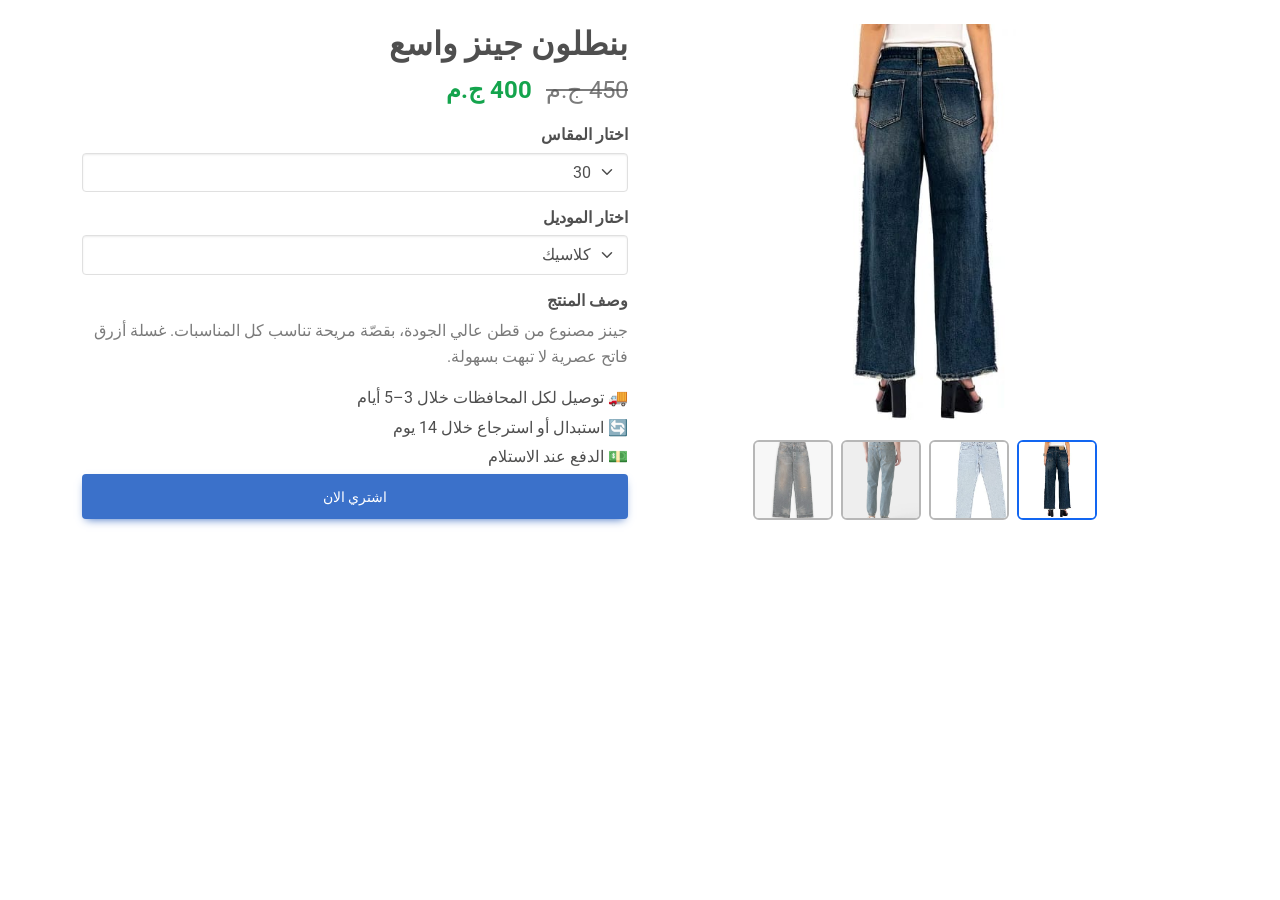
<file: ALTFYL.HTML>
<!DOCTYPE html>
<html lang="en">
  <head>
    <meta charset="UTF-8" />
    <meta name="viewport" content="width=device-width, initial-scale=1, shrink-to-fit=no" />
    <meta http-equiv="x-ua-compatible" content="ie=edge" />
    <title>التفاصيل</title>

    <link rel="stylesheet" href=".//css/style.css">
    <!-- MDB icon -->
    <link rel="icon" href="img/mdb-favicon.ico" type="image/x-icon" />
    <!-- Font Awesome -->
    <link
      rel="stylesheet"
      href="https://cdnjs.cloudflare.com/ajax/libs/font-awesome/6.0.0/css/all.min.css"
    />
    <!-- Google Fonts Roboto -->

    <link
      rel="stylesheet"
      href="https://fonts.googleapis.com/css2?family=Roboto:wght@300;400;500;700;900&display=swap"
    />
    <!-- MDB -->
    <link rel="stylesheet" href="css/mdb.min.css" />
  </head>
  <body>







 
<div class="container mt-4" dir="rtl">
  <div class="d-flex flex-column flex-md-row align-items-center gap-4">

    <!-- الصور -->
    <div class="w-100 text-center">
      <img id="mainImg" src="./img/جنز.jpeg" alt="بنطلون جينز" class="img-fluid rounded mb-3">

      <div class="d-flex justify-content-center gap-2">
        <img src="./img/جنز.jpeg"        class="thumb active" alt="صورة 1">
        <img src="./img/جنس%20(2).jpeg"  class="thumb" alt="صورة 2">
        <img src="./img/جنس.jpeg"        class="thumb" alt="صورة 3">
        <img src="/img/[جنس.jpeg" class="thumb" alt="صورة 4">
      </div>
    </div>










<div class="w-100 text-end">

  <!-- ⬇️ الاسم والسعر هنا -->
  <h2 class="fw-bold">بنطلون جينز واسع</h2>
  <div class="fs-4 mb-3">
    <span class="text-muted text-decoration-line-through ms-2">450 ج.م</span>
    <span class="fw-bold text-success">400 ج.م</span>
  </div>


    <!-- التفاصيل -->
    <div class="w-100 text-end">
      <h6 class="fw-bold">اختار المقاس</h6>
      <select class="form-select mb-3">
        <option>30</option><option>32</option><option>34</option>
        <option>36</option><option>38</option><option>40</option>
      </select>

      <h6 class="fw-bold">اختار الموديل</h6>
      <select class="form-select mb-3">
        <option>كلاسيك</option><option>سليم فيت</option>
        <option>ريلاكس</option><option>مقطّع</option>
      </select>

      <h6 class="fw-bold">وصف المنتج</h6>
      <p class="text-muted">جينز مصنوع من قطن عالي الجودة، بقصّة مريحة تناسب كل المناسبات. غسلة أزرق فاتح عصرية لا تبهت بسهولة.</p>

      <p class="mb-1">🚚 توصيل لكل المحافظات خلال 3–5 أيام</p>
      <p class="mb-1">🔄 استبدال أو استرجاع خلال 14 يوم</p>
      <p class="mb-1">💵 الدفع عند الاستلام</p>

      <a href="./form.html" class="btn btn-primary btn-lg mt - 3 w-100">اشتري الان</a>
    </div>

  </div>
</div>

<style>
  #mainImg {
    width: 100%;
    max-width: 400px;
    aspect-ratio: 1 / 1;
    object-fit: cover;
  }

  .thumb {
    width: 80px;
    aspect-ratio: 1 / 1;
    flex-shrink: 0;
    object-fit: cover;
    border-radius: 6px;
    border: 2px solid #999;
    cursor: pointer;
    opacity: 0.7;
  }
  .thumb.active,
  .thumb:hover {
    border-color: #1266f1;
    opacity: 1;
  }
</style>
<script>
  const mainImg = document.getElementById("mainImg");
  document.querySelectorAll(".thumb").forEach(t => {
    t.addEventListener("click", () => {
      mainImg.src = t.src;
      document.querySelectorAll(".thumb").forEach(x => x.classList.remove("active"));
      t.classList.add("active");
    });
  });
</script>


</body>
</html>



































































<!--- <!DOCTYPE html>
<html lang="en">
  <head>
    <meta charset="UTF-8" />
    <meta name="viewport" content="width=device-width, initial-scale=1, shrink-to-fit=no" />
    <meta http-equiv="x-ua-compatible" content="ie=edge" />
    <title>احدث انوع التشرتات</title>

    <link rel="stylesheet" href=".//css/style.css">
     MDB icon -->
    <!-- <link rel="icon" href="img/mdb-favicon.ico" type="image/x-icon" />
     Font Awesome -->
    <!-- <link
      rel="stylesheet"
      href="https://cdnjs.cloudflare.com/ajax/libs/font-awesome/6.0.0/css/all.min.css"
    /> -->
    <!-- Google Fonts Roboto -->

    <!-- <link
      rel="stylesheet"
      href="https://fonts.googleapis.com/css2?family=Roboto:wght@300;400;500;700;900&display=swap"
    /> -->
    <!-- MDB -->
    <!-- <link rel="stylesheet" href="css/mdb.min.css" />
  </head> 
  <body> 
 -->




  












   <!-- <div class="card d-flex flex-row "> 

    <div class="bg-image hover-overlay" style="width: 50%;">
        <img src="./img/جنس.jpg" class="img-fluid" style="height: 600px;" width="100%">
    </div>

    <div class="card-body" style="width: 50%;" >
        
          <h3 class="card-title">   بنطلون جنز ازرق فاتح </h3>
        <p class="card-text">متوفر منو اربعة انواع</p>
        <p> السعر300</p>
        <a href="./form.html" class="btn btn-primary">اشتري الآن</a>
    </div>

</div>  -->


























<!-- <div class="row row-cols-1 row-cols-md-2 g-4">
  <div class="col">
    <div class="card">
      <img src="./img/[جنس.jpeg" class="card-img-top" alt="Hollywood Sign on The Hill" style="width: 100%;" height="400px"/ >
      <div class="card-body">
       
      </div>
    </div>
  </div>
  <div class="col">
    <div class="card">
      <img src="./img/جنس.jpeg" class="card-img-top" alt="Palm Springs Road"/>
      <div class="card-body">
        
      </div>
    </div>
  </div>
  <div class="col">
    <div class="card">
      <img src="./img/جنس (2).jpeg" class="card-img-top" alt="Los Angeles Skyscrapers"/>
      <div class="card-body">
       
      </div>
    </div>
  </div>
  <div class="col">
    <div class="card">
      <img src="./img/جنز.jpeg" class="card-img-top" alt="Skyscrapers"/>
      <div class="card-body">
        
        
        
      </div>
    </div>
  </div>
</div> -->
</file>
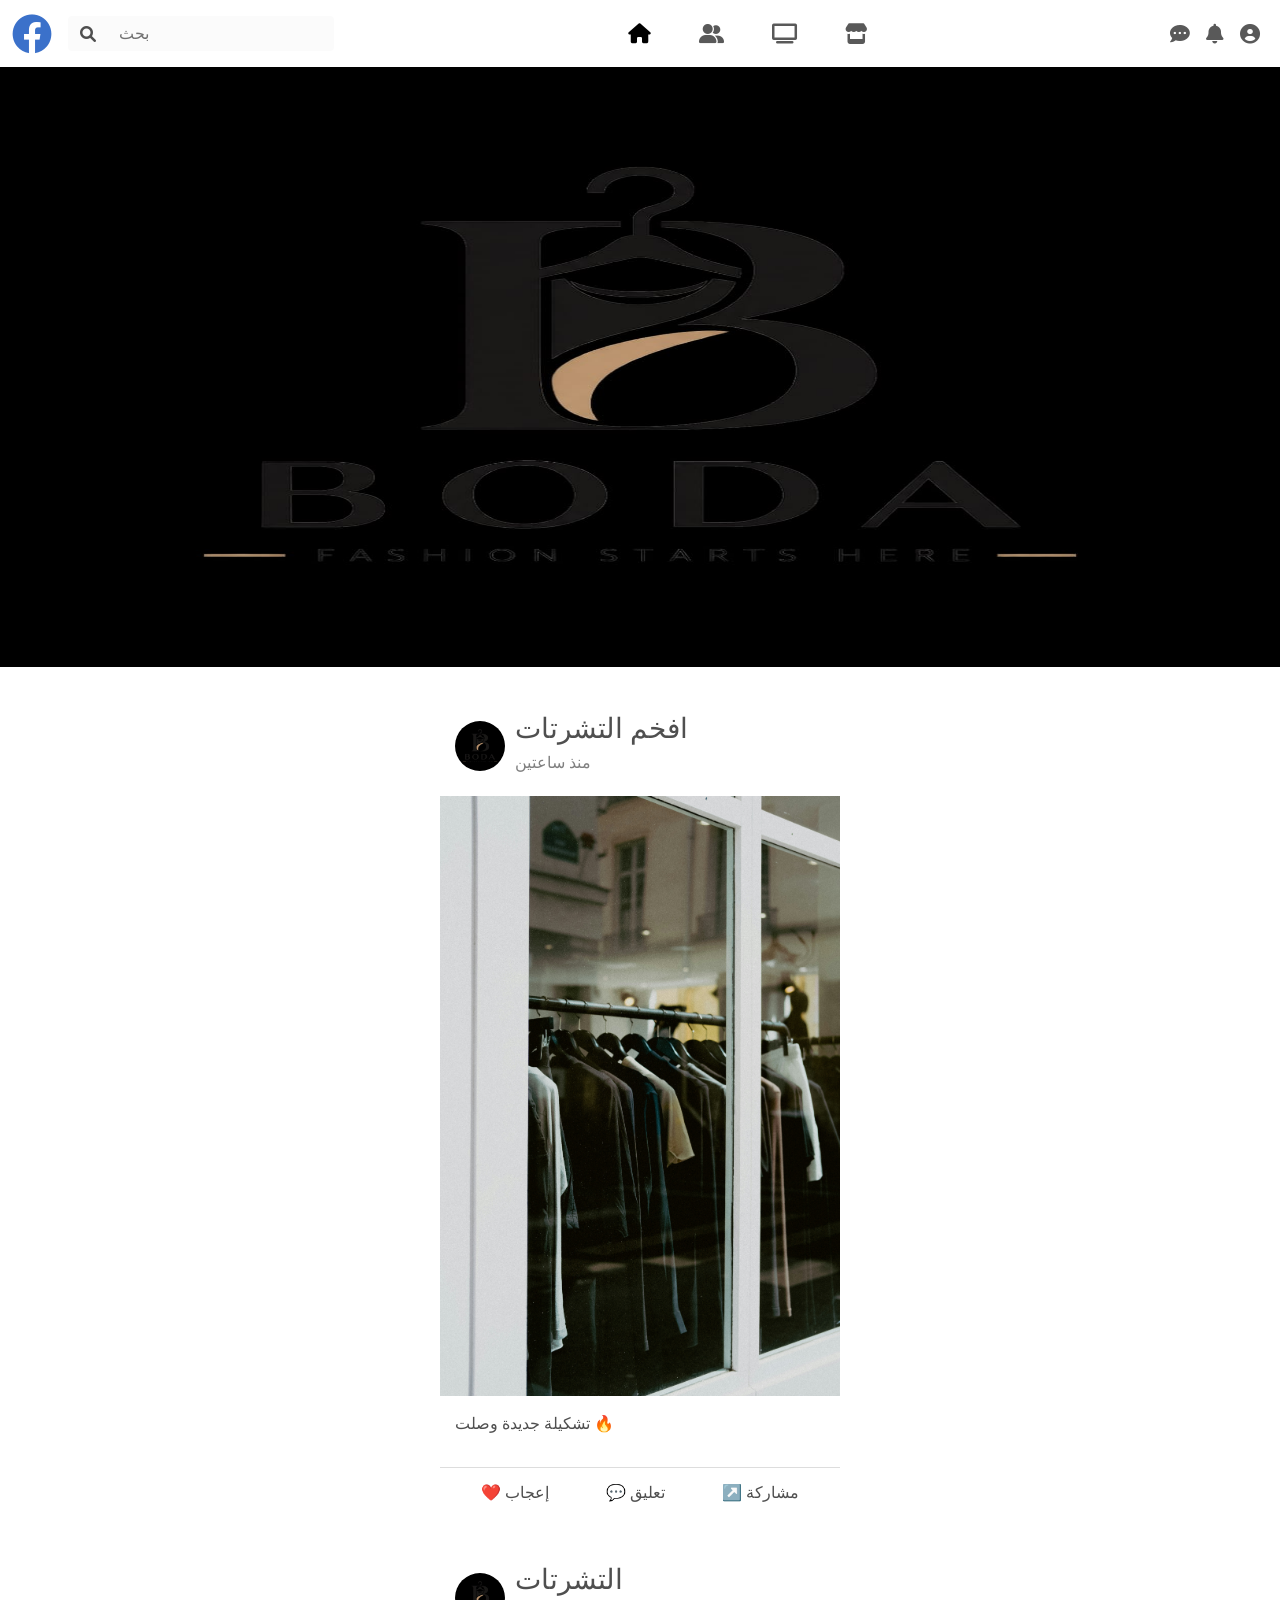
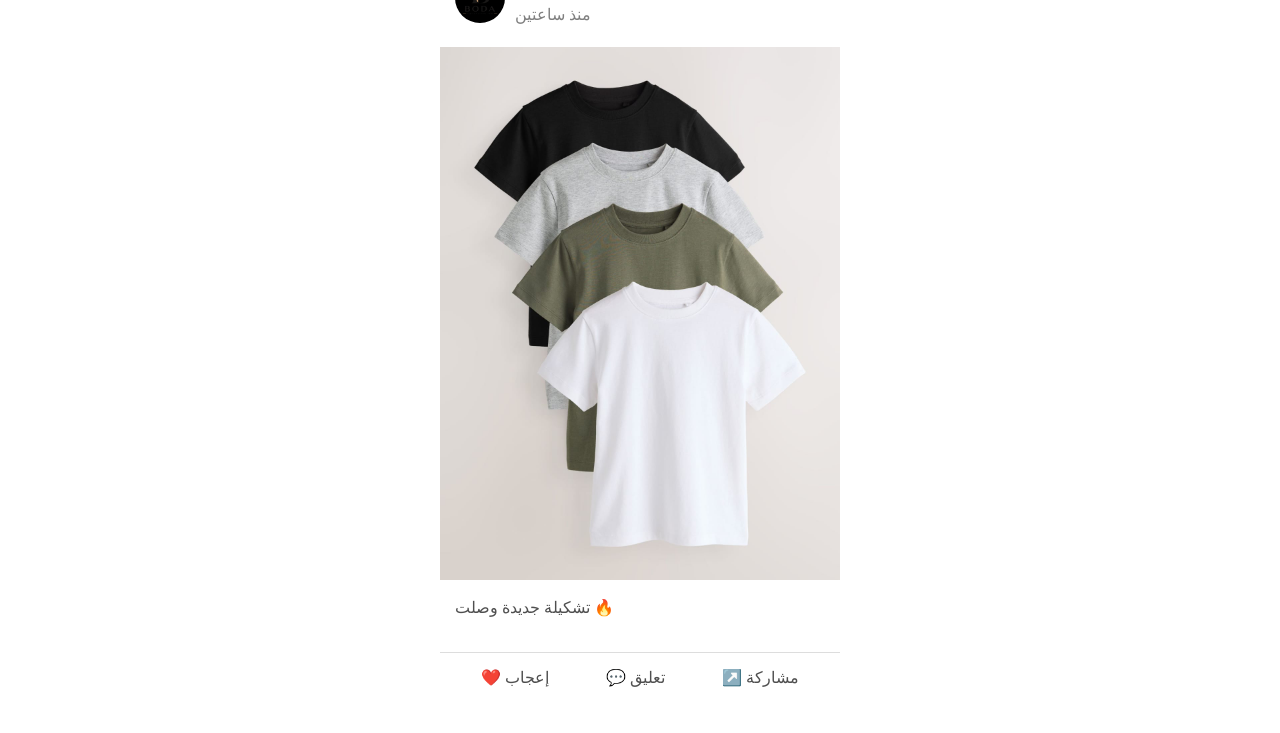
<file: fasbok.html>
<!DOCTYPE html>
<html lang="en">
  <head>
    <meta charset="UTF-8" />
    <meta name="viewport" content="width=device-width, initial-scale=1, shrink-to-fit=no" />
    <meta http-equiv="x-ua-compatible" content="ie=edge" />
    <title>احدث انوع التشرتات</title>

    <link rel="stylesheet" href=".//css/style.css">
    <!-- MDB icon -->
    <link rel="icon" href="img/mdb-favicon.ico" type="image/x-icon" />
    <!-- Font Awesome -->
    <link
      rel="stylesheet"
      href="https://cdnjs.cloudflare.com/ajax/libs/font-awesome/6.0.0/css/all.min.css"
    />
    <!-- Google Fonts Roboto -->

    <link
      rel="stylesheet"
      href="https://fonts.googleapis.com/css2?family=Roboto:wght@300;400;500;700;900&display=swap"
    />
    <!-- MDB -->
     <link rel="stylesheet" href="css/mdb.min.css" /> 
  </head>

<body>



<nav class="navbar navbar-expand-lg bg-white shadow-0">

    <div class="container-fluid">

        <!-- Logo -->
        <a class="navbar-brand text-primary fw-bold" href="#">
            <i class="fab fa-facebook fa-2x"></i>
        </a>

        <!-- Search -->
        <form class="d-flex">

            <div class="input-group">

                <span class="input-group-text border-0 bg-light">
                    <i class="fas fa-search"></i>
                </span>

                <input
                    type="search"
                    class="form-control border-0 bg-light"
                    placeholder="بحث"
                >

            </div>

        </form>

        <!-- Mobile -->
        <button
            class="navbar-toggler"
            type="button"
            data-mdb-collapse-init
            data-mdb-target="#mainNavbar"
        >
            <i class="fas fa-bars"></i>
        </button>


        <div class="collapse navbar-collapse" id="mainNavbar">

            <!-- Navigation -->
            <ul class="navbar-nav mx-auto">

                <li class="nav-item">
                    <a class="nav-link active px-4" href="#">
                        <i class="fas fa-house fa-lg"></i>
                    </a>
                </li>

                <li class="nav-item">
                    <a class="nav-link px-4" href="#">
                        <i class="fas fa-user-group fa-lg"></i>
                    </a>
                </li>

                <li class="nav-item">
                    <a class="nav-link px-4" href="#">
                        <i class="fas fa-tv fa-lg"></i>
                    </a>
                </li>

                <li class="nav-item">
                    <a class="nav-link px-4" href="#">
                        <i class="fas fa-store fa-lg"></i>
                    </a>
                </li>

            </ul>


            <!-- Right -->
            <ul class="navbar-nav">

                <!-- Messages -->
                <li class="nav-item">
                    <a class="nav-link" href="#">
                        <i class="fas fa-comment-dots fa-lg"></i>
                    </a>
                </li>

                <!-- Notifications -->
                <li class="nav-item">
                    <a class="nav-link" href="#">
                        <i class="fas fa-bell fa-lg"></i>
                    </a>
                </li>

                <!-- Profile -->
                <li class="nav-item">
                    <a class="nav-link" href="#">
                        <i class="fas fa-user-circle fa-lg"></i>
                    </a>
                </li>

            </ul>

        </div>

    </div>

</nav>


<!-- MDB JavaScript -->



<img src="./img/99.jpeg" alt="" style="width: 100%;" height="600px">
    



<section>
 <div class="post">

    <div class="post-header">
        <img src="./img/99.jpeg" alt="">
        <div>
            <h3>افخم التشرتات</h3>
            <p>منذ ساعتين</p>
        </div>
    </div>

    <img class="post-img" src="./img/3.jpg" alt="ملابس">

    <p class="post-text">
        تشكيلة جديدة وصلت 🔥
    </p>


    <div class="actions">
        <span>❤️ إعجاب</span>
        <span>💬 تعليق</span>
        <span>↗️ مشاركة</span>
    </div>

</div> 

<div class="post">

    <div class="post-header">
        <img src="./img/99.jpeg" alt="">

        <div>
            <h3>التشرتات</h3>
            <p>منذ ساعتين</p>
        </div>
    </div>

    <img class="post-img" src="./img/47.jpeg" alt="ملابس">

    <p class="post-text">
        تشكيلة جديدة وصلت 🔥
    </p>


    <div class="actions">
        <span>❤️ إعجاب</span>
        <span>💬 تعليق</span>
        <span>↗️ مشاركة</span>
    </div>

</div> 
</section>


<style>

.post {
    width: 400px;
    background-color: white;
    border-radius: 12px;
    overflow: hidden;
    margin: 30px auto;
}

.post-header {
    display: flex;
    align-items: center;
    gap: 10px;
    padding: 15px;
}

.post-header img {
    width: 50px;
    height: 50px;
    border-radius: 50%;
}

.post-header h3 {
    margin: 0;
}

.post-header p {
    margin: 5px 0;
    color: gray;
}

.post-img {
    width: 100%;
    display: block;
}

.post-text {
    padding: 15px;
}

.actions {
    display: flex;
    justify-content: space-around;
    padding: 12px;
    border-top: 1px solid #ddd;
}

</style>

    



<!-- <ul class="nav justify-content-center">
  <li class="nav-item">
    <a class="nav-link active" aria-current="page" href="#">Active</a>
  </li>
  <li class="nav-item">
    <a class="nav-link" href="#"><i class="fa-brands fa-instagram"></i></a>
  </li>
  <li class="nav-item">
    <a class="nav-link" href="#">Link</a>
  </li>
  <li class="nav-item">
    <a class="nav-link disabled" aria-disabled="true">Disabled</a>
  </li>
</ul> -->

</body>
</html>
</file>
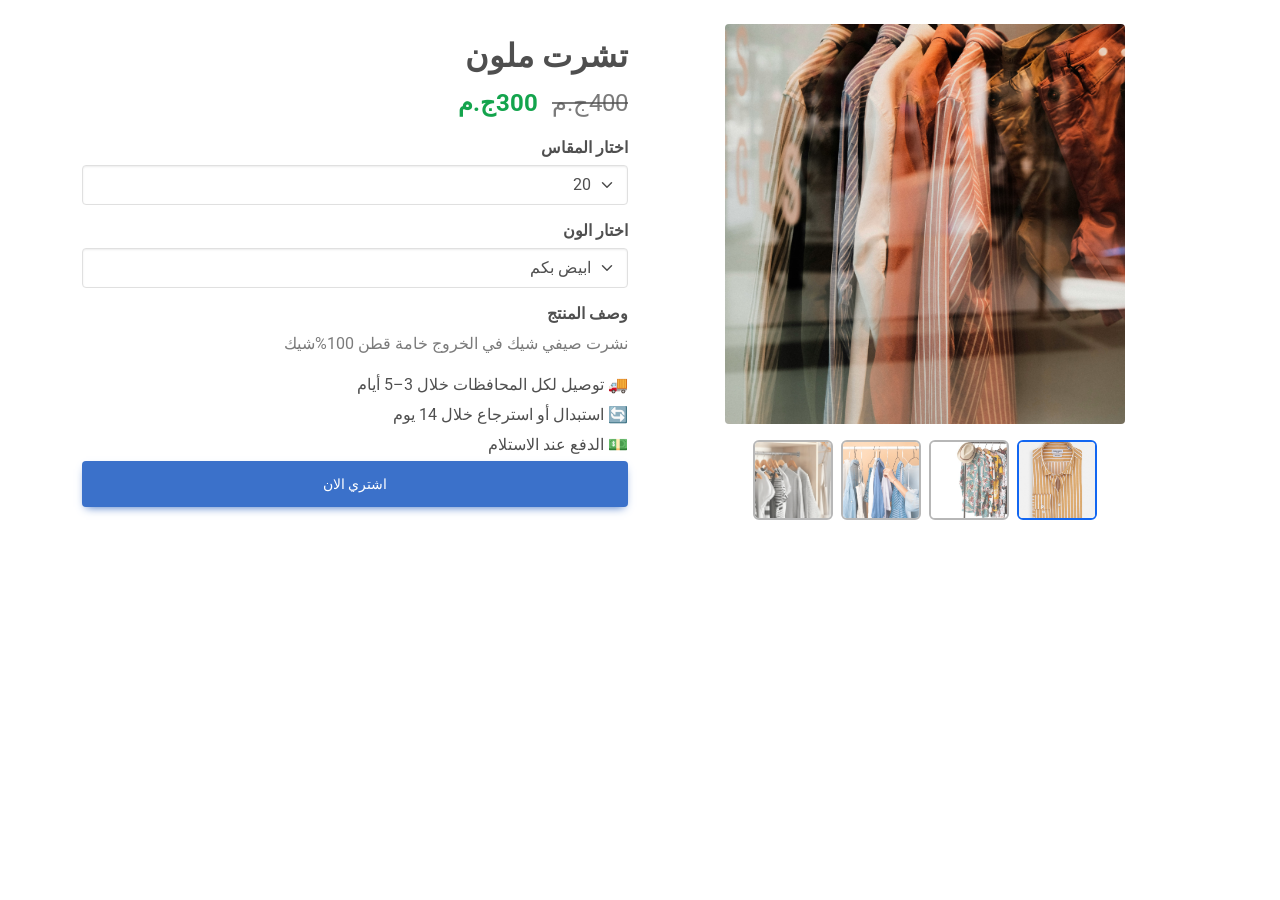
<file: for.html>
<!DOCTYPE html>
<html lang="en">
  <head>
    <meta charset="UTF-8" />
    <meta name="viewport" content="width=device-width, initial-scale=1, shrink-to-fit=no" />
    <meta http-equiv="x-ua-compatible" content="ie=edge" />
    <title>احدث انوع التشرتات</title>

    <link rel="stylesheet" href=".//css/style.css">
    <!-- MDB icon -->
    <link rel="icon" href="img/mdb-favicon.ico" type="image/x-icon" />
    <!-- Font Awesome -->
    <link
      rel="stylesheet"
      href="https://cdnjs.cloudflare.com/ajax/libs/font-awesome/6.0.0/css/all.min.css"
    />
    <!-- Google Fonts Roboto -->

    <link
      rel="stylesheet"
      href="https://fonts.googleapis.com/css2?family=Roboto:wght@300;400;500;700;900&display=swap"
    />
    <!-- MDB -->
    <link rel="stylesheet" href="css/mdb.min.css" />
  </head>
  <body>






<div class="container mt-4" dir="rtl">
  <div class="d-flex flex-column flex-md-row align-items-center gap-4">

    <!-- الصور -->
    <div class="w-100 text-center">
      <img id="mainImg" src="/img/5.jpg" alt="" class="img-fluid rounded mb-3">

      <div class="d-flex justify-content-center gap-2">
        <img src="/img/30.jpeg"        class="thumb active" alt="صورة 1">
        <img src="/img/31.jpeg"  class="thumb" alt="صورة 2">
        <img src="/img/32.jpeg"        class="thumb" alt="صورة 3">
        <img src="./img/33.jpeg" class="thumb" alt="صورة 4">
      </div>
    </div>










<div class="w-100 text-end">

  <!-- ⬇️ الاسم والسعر هنا -->
  <h2 class="fw-bold">تشرت ملون</h2>
  <div class="fs-4 mb-3">
    <span class="text-muted text-decoration-line-through ms-2">400ج.م</span>
    <span class="fw-bold text-success">300ج.م</span>
  </div>


    <!-- التفاصيل -->     
    <div class="w-100 text-end">
      <h6 class="fw-bold">اختار المقاس</h6>
      <select class="form-select mb-3">
        <option>20</option><option>25</option><option>34</option>
        <option>36</option><option>38</option><option>40</option>
      </select>

      <h6 class="fw-bold">اختار الون</h6>
      <select class="form-select mb-3">
        <option>ابيض بكم</option><option>ابيض بنص</option>
        <option>اسمر مخطط</option><option>اسمر</option>
      </select>

      <h6 class="fw-bold">وصف المنتج</h6>
      <p class="text-muted">نشرت صيفي شيك في الخروج خامة قطن 100%شيك</p>

      <p class="mb-1">🚚 توصيل لكل المحافظات خلال 3–5 أيام</p>
      <p class="mb-1">🔄 استبدال أو استرجاع خلال 14 يوم</p>
      <p class="mb-1">💵 الدفع عند الاستلام</p>

      <a href="./form.html" class="btn btn-primary btn-lg mt - 3 w-100">اشتري الان</a>
    </div>

  </div>
</div>

<style>
  #mainImg {
    width: 100%;
    max-width: 400px;
    aspect-ratio: 1 / 1;
    object-fit: cover;
  }

  .thumb {
    width: 80px;
    aspect-ratio: 1 / 1;
    flex-shrink: 0;
    object-fit: cover;
    border-radius: 6px;
    border: 2px solid #999;
    cursor: pointer;
    opacity: 0.7;
  }
  .thumb.active,
  .thumb:hover {
    border-color: #1266f1;
    opacity: 1;
  }
</style>
<script>
  const mainImg = document.getElementById("mainImg");
  document.querySelectorAll(".thumb").forEach(t => {
    t.addEventListener("click", () => {
      mainImg.src = t.src;
      document.querySelectorAll(".thumb").forEach(x => x.classList.remove("active"));
      t.classList.add("active");
    });
  });
</script>









</body>
</html>
</file>
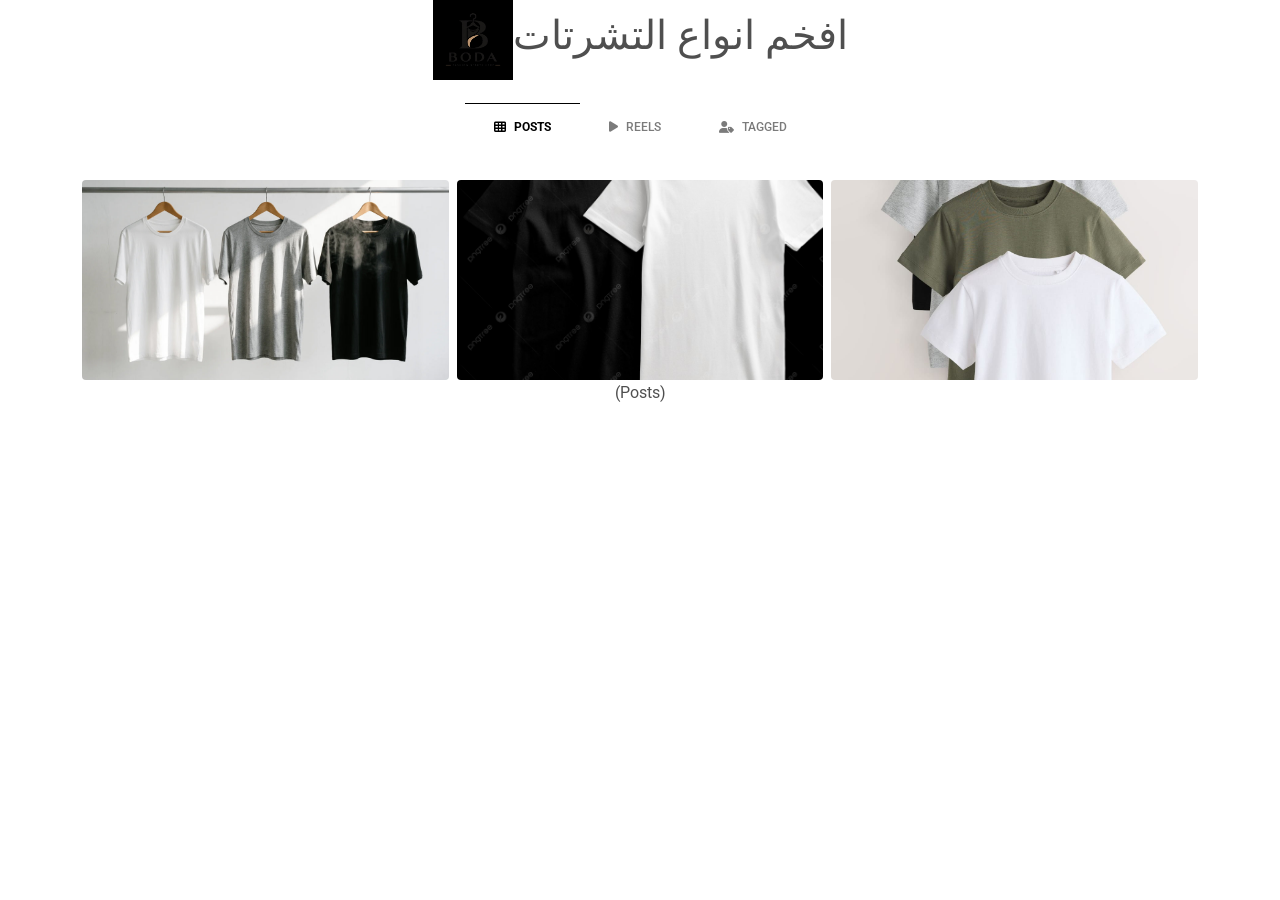
<file: instgram.html>
<!DOCTYPE html>
<html lang="en">
  <head>
    <meta charset="UTF-8" />
    <meta name="viewport" content="width=device-width, initial-scale=1, shrink-to-fit=no" />
    <meta http-equiv="x-ua-compatible" content="ie=edge" />
    <title>احدث انوع التشرتات</title>

    <link rel="stylesheet" href=".//css/style.css">
    <!-- MDB icon -->
    <link rel="icon" href="img/mdb-favicon.ico" type="image/x-icon" />
    <!-- Font Awesome -->
    <link
      rel="stylesheet"
      href="https://cdnjs.cloudflare.com/ajax/libs/font-awesome/6.0.0/css/all.min.css"
    />
    <!-- Google Fonts Roboto -->

    <link
      rel="stylesheet"
      href="https://fonts.googleapis.com/css2?family=Roboto:wght@300;400;500;700;900&display=swap"
    />
    <!-- MDB -->
    <link rel="stylesheet" href="css/mdb.min.css" />
  </head>
  <body>
   <div class="qqqqq">
    <img src="./img/99.jpeg" alt="BODA" width="80" >
    <h1> افخم انواع التشرتات</h1>
</div>


<div class="container mt-4">
  <!-- رأس التبويبات (Tabs Navigation) -->
  <ul class="nav nav-tabs justify-content-center border-0" id="profileTab" role="tablist">
    <li class="nav-item" role="presentation">
      <button class="nav-link active border-0 bg-transparent text-dark fw-bold d-flex align-items-center gap-2" id="posts-tab" data-bs-toggle="tab" data-bs-target="#posts" type="button" role="tab">
        <i class="fas fa-th"></i> POSTS
      </button>
    </li>
    <li class="nav-item" role="presentation">
      <button class="nav-link border-0 bg-transparent text-muted d-flex align-items-center gap-2" id="reels-tab" data-bs-toggle="tab" data-bs-target="#reels" type="button" role="tab">
        <i class="fas fa-play"></i> REELS
      </button>
    </li>
    <li class="nav-item" role="presentation">
      <button class="nav-link border-0 bg-transparent text-muted d-flex align-items-center gap-2" id="tagged-tab" data-bs-toggle="tab" data-bs-target="#tagged" type="button" role="tab">
        <i class="fas fa-user-tag"></i> TAGGED
      </button>
    </li>
  </ul>

  <!-- محتوى التبويبات (Tab Content) -->
  <div class="tab-content pt-3" id="profileTabContent">
    <div class="tab-pane fade show active text-center" id="posts" role="tabpanel">
      <p class="text-muted"><div class="row g-2">
  <div class="col-4">
    <img src="./img/49.jpeg" class="img-fluid rounded" style="width: 100%; height: 200px; object-fit: cover;" alt="Post">
  </div>
  <div class="col-4">
    <img src="./img/48.jpeg" class="img-fluid rounded" style="width: 100%; height: 200px; object-fit: cover;" alt="Post">
  </div>
  <div class="col-4">
    <img src="./img/47.jpeg" class="img-fluid rounded" style="width: 100%; height: 200px; object-fit: cover;" alt="Post">
  </div>
</div>(Posts)</p>
    </div>



    <div class="tab-pane fade text-center" id="reels" role="tabpanel">
      <div class="row g-2">
  <div class="col-4">
    <video class="w-100 rounded" controls style="height: 200px; object-fit: cover;">
      <source src="./img/ddddddd.mp4" type="video/mp4">
    </video>
  </div>
  <div class="col-4">
    <video class="w-100 rounded" controls style="height: 200px; object-fit: cover;">
      <source src="./img/vvvvvvvv.mp4" type="video/mp4">
      
    </video>
  </div>
</div>>(Reels)</p>
    </div>





















    <div class="tab-pane fade text-center" id="tagged" role="tabpanel">
      <p class="text-muted">(Tagged)</p>
    </div>
  </div>
</div>
<script src="https://cdn.jsdelivr.net/npm/bootstrap@5.3.0/dist/js/bootstrap.bundle.min.js"></script>
</body>
</html>
</file>
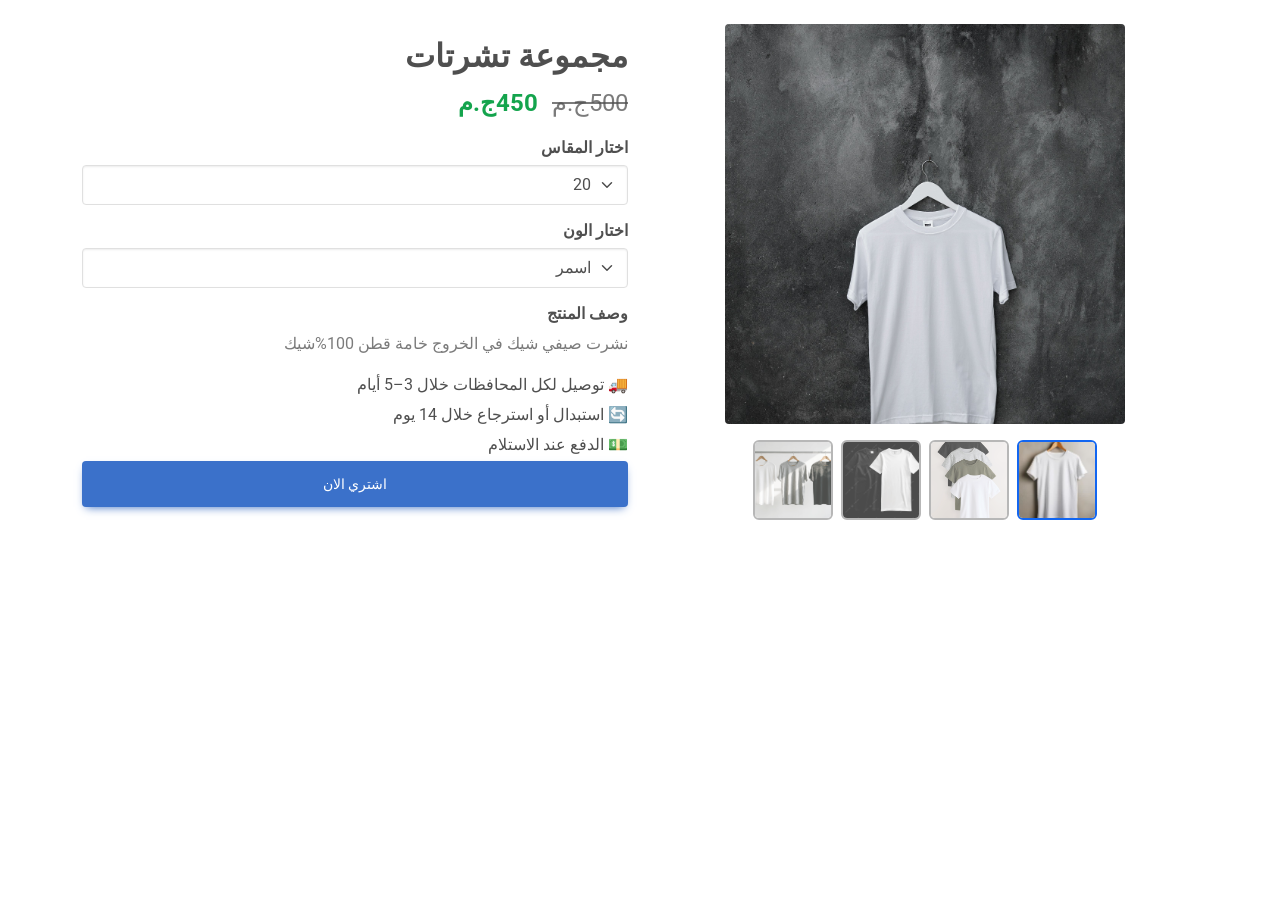
<file: niyt.html>
<!DOCTYPE html>
<html lang="en">
  <head>
    <meta charset="UTF-8" />
    <meta name="viewport" content="width=device-width, initial-scale=1, shrink-to-fit=no" />
    <meta http-equiv="x-ua-compatible" content="ie=edge" />
    <title>احدث انوع التشرتات</title>

    <link rel="stylesheet" href=".//css/style.css">
    <!-- MDB icon -->
    <link rel="icon" href="img/mdb-favicon.ico" type="image/x-icon" />
    <!-- Font Awesome -->
    <link
      rel="stylesheet"
      href="https://cdnjs.cloudflare.com/ajax/libs/font-awesome/6.0.0/css/all.min.css"
    />
    <!-- Google Fonts Roboto -->

    <link
      rel="stylesheet"
      href="https://fonts.googleapis.com/css2?family=Roboto:wght@300;400;500;700;900&display=swap"
    />
    <!-- MDB -->
    <link rel="stylesheet" href="css/mdb.min.css" />
  </head>
  <body>
    

<div class="container mt-4" dir="rtl">
  <div class="d-flex flex-column flex-md-row align-items-center gap-4">

    <!-- الصور -->
    <div class="w-100 text-center">
      <img id="mainImg" src="/img/9.jpg" alt="" class="img-fluid rounded mb-3">

      <div class="d-flex justify-content-center gap-2">
        <img src="img/46.jpeg"        class="thumb active" alt="صورة 1">
        <img src="img/47.jpeg"  class="thumb" alt="صورة 2">
        <img src="img/48.jpeg"        class="thumb" alt="صورة 3">
        <img src="img/49.jpeg" class="thumb" alt="صورة 4">
      </div>
    </div>










<div class="w-100 text-end">

  <!-- ⬇️ الاسم والسعر هنا -->
  <h2 class="fw-bold">مجموعة تشرتات</h2>
  <div class="fs-4 mb-3">
    <span class="text-muted text-decoration-line-through ms-2">500ج.م</span>
    <span class="fw-bold text-success">450ج.م</span>
  </div>


    <!-- التفاصيل -->     
    <div class="w-100 text-end">
      <h6 class="fw-bold">اختار المقاس</h6>
      <select class="form-select mb-3">
        <option>20</option><option>25</option><option>34</option>
        <option>36</option><option>38</option><option>40</option>
      </select>

      <h6 class="fw-bold">اختار الون</h6>
      <select class="form-select mb-3">
        <option>اسمر</option><option>ابيض</option>
        <option>اصفر</option><option>احمر</option>
      </select>

      <h6 class="fw-bold">وصف المنتج</h6>
      <p class="text-muted">نشرت صيفي شيك في الخروج خامة قطن 100%شيك</p>

      <p class="mb-1">🚚 توصيل لكل المحافظات خلال 3–5 أيام</p>
      <p class="mb-1">🔄 استبدال أو استرجاع خلال 14 يوم</p>
      <p class="mb-1">💵 الدفع عند الاستلام</p>

      <a href="./form.html" class="btn btn-primary btn-lg mt - 3 w-100">اشتري الان</a>
    </div>

  </div>
</div>

<style>
  #mainImg {
    width: 100%;
    max-width: 400px;
    aspect-ratio: 1 / 1;
    object-fit: cover;
  }

  .thumb {
    width: 80px;
    aspect-ratio: 1 / 1;
    flex-shrink: 0;
    object-fit: cover;
    border-radius: 6px;
    border: 2px solid #999;
    cursor: pointer;
    opacity: 0.7;
  }
  .thumb.active,
  .thumb:hover {
    border-color: #1266f1;
    opacity: 1;
  }
</style>
<script>
  const mainImg = document.getElementById("mainImg");
  document.querySelectorAll(".thumb").forEach(t => {
    t.addEventListener("click", () => {
      mainImg.src = t.src;
      document.querySelectorAll(".thumb").forEach(x => x.classList.remove("active"));
      t.classList.add("active");
    });
  });
</script>








</body>
</html>
</file>
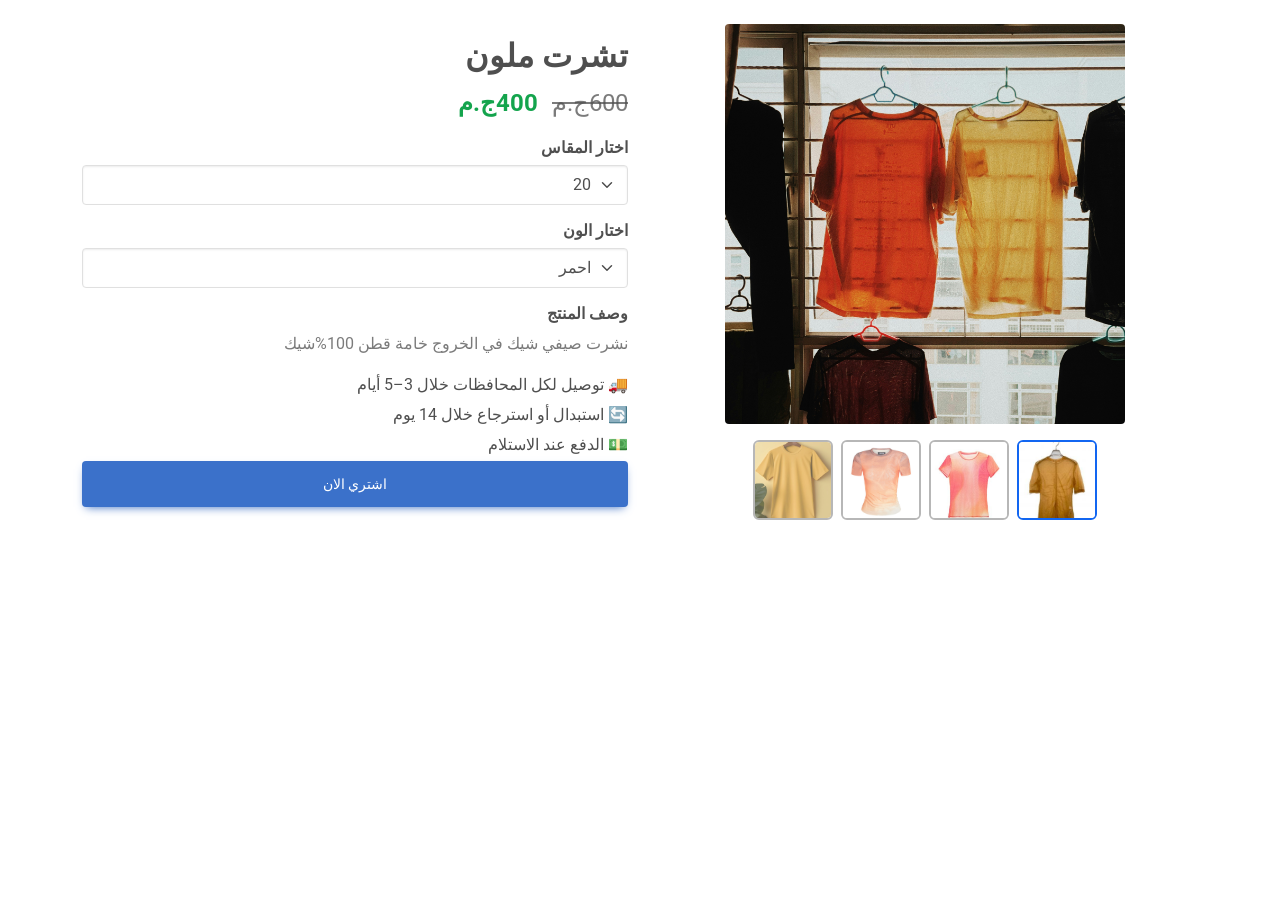
<file: sexi.html>
<!DOCTYPE html>
<html lang="en">
  <head>
    <meta charset="UTF-8" />
    <meta name="viewport" content="width=device-width, initial-scale=1, shrink-to-fit=no" />
    <meta http-equiv="x-ua-compatible" content="ie=edge" />
    <title>احدث انوع التشرتات</title>

    <link rel="stylesheet" href=".//css/style.css">
    <!-- MDB icon -->
    <link rel="icon" href="img/mdb-favicon.ico" type="image/x-icon" />
    <!-- Font Awesome -->
    <link
      rel="stylesheet"
      href="https://cdnjs.cloudflare.com/ajax/libs/font-awesome/6.0.0/css/all.min.css"
    />
    <!-- Google Fonts Roboto -->

    <link
      rel="stylesheet"
      href="https://fonts.googleapis.com/css2?family=Roboto:wght@300;400;500;700;900&display=swap"
    />
    <!-- MDB -->
    <link rel="stylesheet" href="css/mdb.min.css" />
  </head>
  <body>
    


<div class="container mt-4" dir="rtl">
  <div class="d-flex flex-column flex-md-row align-items-center gap-4">

    <!-- الصور -->
    <div class="w-100 text-center">
      <img id="mainImg" src="img/7.jpg" alt="" class="img-fluid rounded mb-3">

      <div class="d-flex justify-content-center gap-2">
        <img src="./img/38.jpeg"        class="thumb active" alt="صورة 1">
        <img src="/img/39.jpeg"  class="thumb" alt="صورة 2">
        <img src="/img/40.jpeg"        class="thumb" alt="صورة 3">
        <img src="img/41.jpeg" class="thumb" alt="صورة 4">
      </div>
    </div>










<div class="w-100 text-end">

  <!-- ⬇️ الاسم والسعر هنا -->
  <h2 class="fw-bold">تشرت ملون</h2>
  <div class="fs-4 mb-3">
    <span class="text-muted text-decoration-line-through ms-2">600ج.م</span>
    <span class="fw-bold text-success">400ج.م</span>
  </div>


    <!-- التفاصيل -->     
    <div class="w-100 text-end">
      <h6 class="fw-bold">اختار المقاس</h6>
      <select class="form-select mb-3">
        <option>20</option><option>25</option><option>34</option>
        <option>36</option><option>38</option><option>40</option>
      </select>

      <h6 class="fw-bold">اختار الون</h6>
      <select class="form-select mb-3">
        <option>احمر</option><option>ابيض</option>
        <option>اصفر</option><option>اسمر</option>
      </select>

      <h6 class="fw-bold">وصف المنتج</h6>
      <p class="text-muted">نشرت صيفي شيك في الخروج خامة قطن 100%شيك</p>

      <p class="mb-1">🚚 توصيل لكل المحافظات خلال 3–5 أيام</p>
      <p class="mb-1">🔄 استبدال أو استرجاع خلال 14 يوم</p>
      <p class="mb-1">💵 الدفع عند الاستلام</p>

      <a href="./form.html" class="btn btn-primary btn-lg mt - 3 w-100">اشتري الان</a>
    </div>

  </div>
</div>

<style>
  #mainImg {
    width: 100%;
    max-width: 400px;
    aspect-ratio: 1 / 1;
    object-fit: cover;
  }

  .thumb {
    width: 80px;
    aspect-ratio: 1 / 1;
    flex-shrink: 0;
    object-fit: cover;
    border-radius: 6px;
    border: 2px solid #999;
    cursor: pointer;
    opacity: 0.7;
  }
  .thumb.active,
  .thumb:hover {
    border-color: #1266f1;
    opacity: 1;
  }
</style>
<script>
  const mainImg = document.getElementById("mainImg");
  document.querySelectorAll(".thumb").forEach(t => {
    t.addEventListener("click", () => {
      mainImg.src = t.src;
      document.querySelectorAll(".thumb").forEach(x => x.classList.remove("active"));
      t.classList.add("active");
    });
  });
</script>










</body>
</html>
</file>
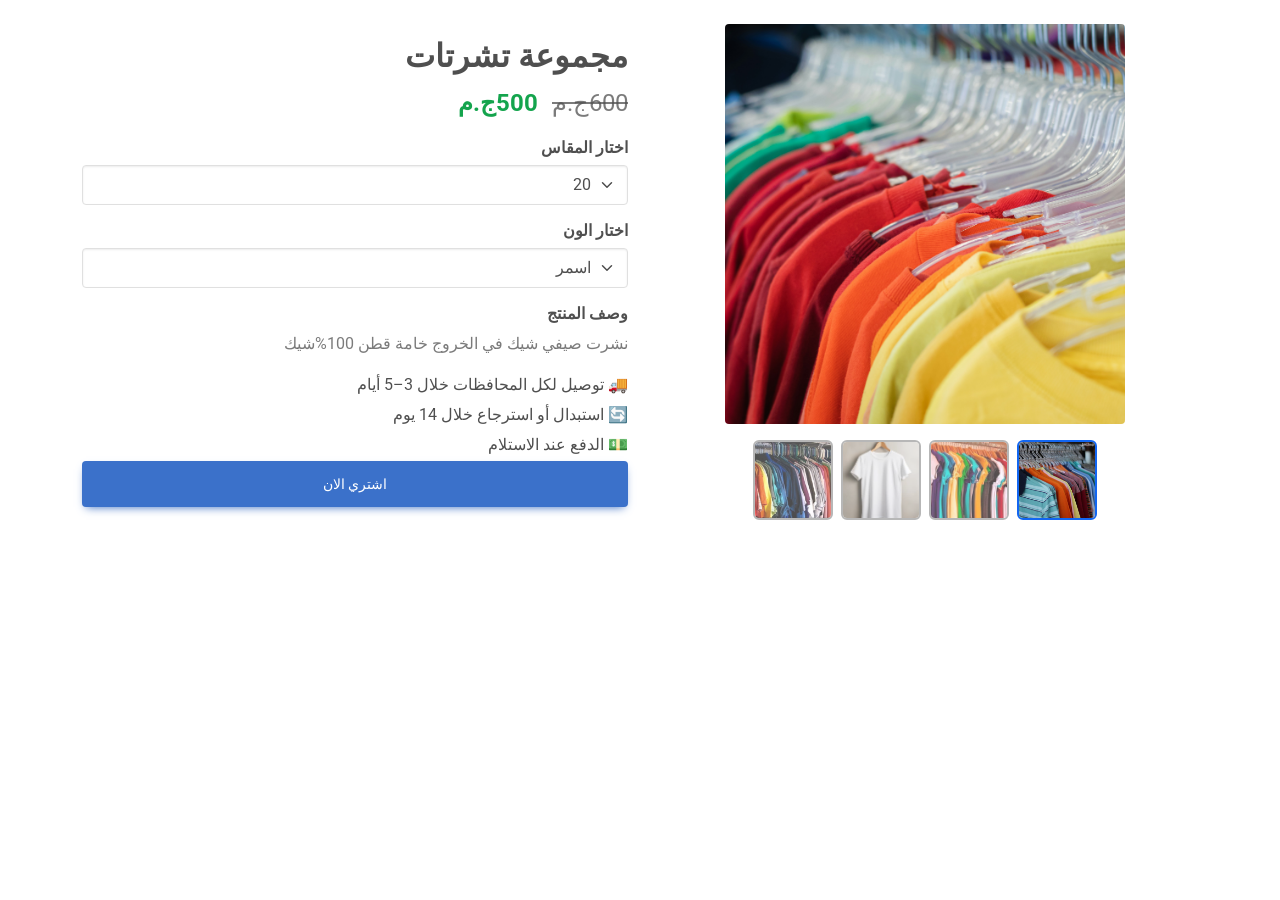
<file: sivn.html>
<!DOCTYPE html>
<html lang="en">
  <head>
    <meta charset="UTF-8" />
    <meta name="viewport" content="width=device-width, initial-scale=1, shrink-to-fit=no" />
    <meta http-equiv="x-ua-compatible" content="ie=edge" />
    <title>احدث انوع التشرتات</title>

    <link rel="stylesheet" href=".//css/style.css">
    <!-- MDB icon -->
    <link rel="icon" href="img/mdb-favicon.ico" type="image/x-icon" />
    <!-- Font Awesome -->
    <link
      rel="stylesheet"
      href="https://cdnjs.cloudflare.com/ajax/libs/font-awesome/6.0.0/css/all.min.css"
    />
    <!-- Google Fonts Roboto -->

    <link
      rel="stylesheet"
      href="https://fonts.googleapis.com/css2?family=Roboto:wght@300;400;500;700;900&display=swap"
    />
    <!-- MDB -->
    <link rel="stylesheet" href="css/mdb.min.css" />
  </head>
  <body>
    


<div class="container mt-4" dir="rtl">
  <div class="d-flex flex-column flex-md-row align-items-center gap-4">

    <!-- الصور -->
    <div class="w-100 text-center">
      <img id="mainImg" src="/img/8 (1).jpg" alt="" class="img-fluid rounded mb-3">

      <div class="d-flex justify-content-center gap-2">
        <img src="img/43.jpeg"        class="thumb active" alt="صورة 1">
        <img src="img/44.jpeg"  class="thumb" alt="صورة 2">
        <img src="img/46.jpeg"        class="thumb" alt="صورة 3">
        <img src="img/42.jpeg" class="thumb" alt="صورة 4">
      </div>
    </div>










<div class="w-100 text-end">

  <!-- ⬇️ الاسم والسعر هنا -->
  <h2 class="fw-bold">مجموعة تشرتات</h2>
  <div class="fs-4 mb-3">
    <span class="text-muted text-decoration-line-through ms-2">600ج.م</span>
    <span class="fw-bold text-success">500ج.م</span>
  </div>


    <!-- التفاصيل -->     
    <div class="w-100 text-end">
      <h6 class="fw-bold">اختار المقاس</h6>
      <select class="form-select mb-3">
        <option>20</option><option>25</option><option>34</option>
        <option>36</option><option>38</option><option>40</option>
      </select>

      <h6 class="fw-bold">اختار الون</h6>
      <select class="form-select mb-3">
        <option>اسمر</option><option>ابيض</option>
        <option>اصفر</option><option>احمر</option>
      </select>

      <h6 class="fw-bold">وصف المنتج</h6>
      <p class="text-muted">نشرت صيفي شيك في الخروج خامة قطن 100%شيك</p>

      <p class="mb-1">🚚 توصيل لكل المحافظات خلال 3–5 أيام</p>
      <p class="mb-1">🔄 استبدال أو استرجاع خلال 14 يوم</p>
      <p class="mb-1">💵 الدفع عند الاستلام</p>

      <a href="./form.html" class="btn btn-primary btn-lg mt - 3 w-100">اشتري الان</a>
    </div>

  </div>
</div>

<style>
  #mainImg {
    width: 100%;
    max-width: 400px;
    aspect-ratio: 1 / 1;
    object-fit: cover;
  }

  .thumb {
    width: 80px;
    aspect-ratio: 1 / 1;
    flex-shrink: 0;
    object-fit: cover;
    border-radius: 6px;
    border: 2px solid #999;
    cursor: pointer;
    opacity: 0.7;
  }
  .thumb.active,
  .thumb:hover {
    border-color: #1266f1;
    opacity: 1;
  }
</style>
<script>
  const mainImg = document.getElementById("mainImg");
  document.querySelectorAll(".thumb").forEach(t => {
    t.addEventListener("click", () => {
      mainImg.src = t.src;
      document.querySelectorAll(".thumb").forEach(x => x.classList.remove("active"));
      t.classList.add("active");
    });
  });
</script>










</body>
</html>
</file>
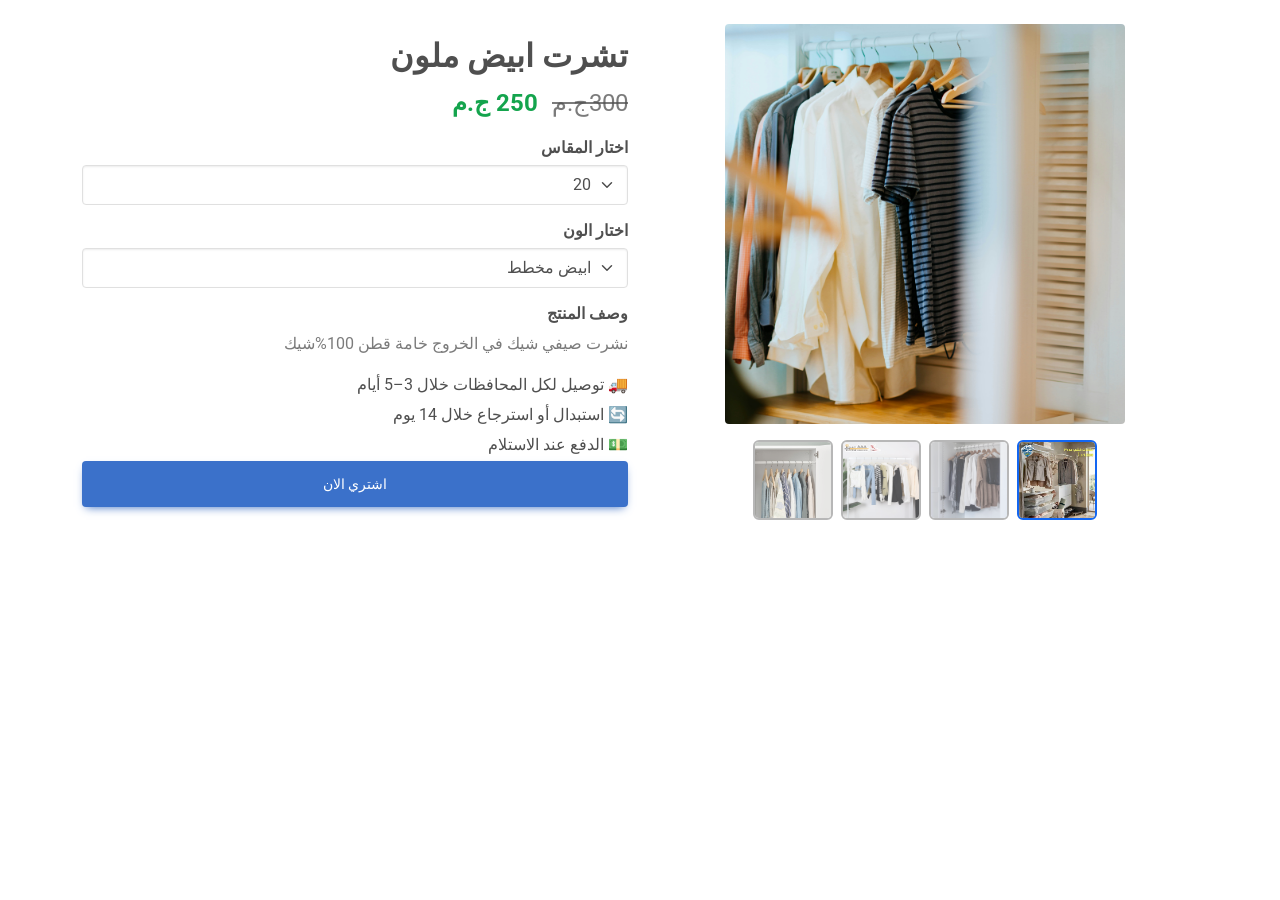
<file: sry.html>
<!DOCTYPE html>
<html lang="en">
  <head>
    <meta charset="UTF-8" />
    <meta name="viewport" content="width=device-width, initial-scale=1, shrink-to-fit=no" />
    <meta http-equiv="x-ua-compatible" content="ie=edge" />
    <title>احدث انوع التشرتات</title>

    <link rel="stylesheet" href=".//css/style.css">
    <!-- MDB icon -->
    <link rel="icon" href="img/mdb-favicon.ico" type="image/x-icon" />
    <!-- Font Awesome -->
    <link
      rel="stylesheet"
      href="https://cdnjs.cloudflare.com/ajax/libs/font-awesome/6.0.0/css/all.min.css"
    />
    <!-- Google Fonts Roboto -->

    <link
      rel="stylesheet"
      href="https://fonts.googleapis.com/css2?family=Roboto:wght@300;400;500;700;900&display=swap"
    />
    <!-- MDB -->
    <link rel="stylesheet" href="css/mdb.min.css" />
  </head>
  <body>







<div class="container mt-4" dir="rtl">
  <div class="d-flex flex-column flex-md-row align-items-center gap-4">

    <!-- الصور -->
    <div class="w-100 text-center">
      <img id="mainImg" src="img/chuttersnap-VU_38CQP7X8-unsplash.jpg" alt="" class="img-fluid rounded mb-3">

      <div class="d-flex justify-content-center gap-2">
        <img src="/img/22.jpeg"        class="thumb active" alt="صورة 1">
        <img src="/img/23.jpeg"  class="thumb" alt="صورة 2">
        <img src="./img/24.jpeg"        class="thumb" alt="صورة 3">
        <img src="/img/25.jpeg" class="thumb" alt="صورة 4">
      </div>
    </div>










<div class="w-100 text-end">

  <!-- ⬇️ الاسم والسعر هنا -->
  <h2 class="fw-bold">تشرت ابيض ملون</h2>
  <div class="fs-4 mb-3">
    <span class="text-muted text-decoration-line-through ms-2">300ج.م</span>
    <span class="fw-bold text-success">250 ج.م</span>
  </div>


    <!-- التفاصيل -->     
    <div class="w-100 text-end">
      <h6 class="fw-bold">اختار المقاس</h6>
      <select class="form-select mb-3">
        <option>20</option><option>25</option><option>34</option>
        <option>36</option><option>38</option><option>40</option>
      </select>

      <h6 class="fw-bold">اختار الون</h6>
      <select class="form-select mb-3">
        <option>ابيض مخطط</option><option>ابيض</option>
        <option>اسمر مخطط</option><option>اسمر</option>
      </select>

      <h6 class="fw-bold">وصف المنتج</h6>
      <p class="text-muted">نشرت صيفي شيك في الخروج خامة قطن 100%شيك</p>

      <p class="mb-1">🚚 توصيل لكل المحافظات خلال 3–5 أيام</p>
      <p class="mb-1">🔄 استبدال أو استرجاع خلال 14 يوم</p>
      <p class="mb-1">💵 الدفع عند الاستلام</p>

      <a href="./form.html" class="btn btn-primary btn-lg mt - 3 w-100">اشتري الان</a>
    </div>

  </div>
</div>

<style>
  #mainImg {
    width: 100%;
    max-width: 400px;
    aspect-ratio: 1 / 1;
    object-fit: cover;
  }

  .thumb {
    width: 80px;
    aspect-ratio: 1 / 1;
    flex-shrink: 0;
    object-fit: cover;
    border-radius: 6px;
    border: 2px solid #999;
    cursor: pointer;
    opacity: 0.7;
  }
  .thumb.active,
  .thumb:hover {
    border-color: #1266f1;
    opacity: 1;
  }
</style>
<script>
  const mainImg = document.getElementById("mainImg");
  document.querySelectorAll(".thumb").forEach(t => {
    t.addEventListener("click", () => {
      mainImg.src = t.src;
      document.querySelectorAll(".thumb").forEach(x => x.classList.remove("active"));
      t.classList.add("active");
    });
  });
</script>








</body>
</html>
</file>
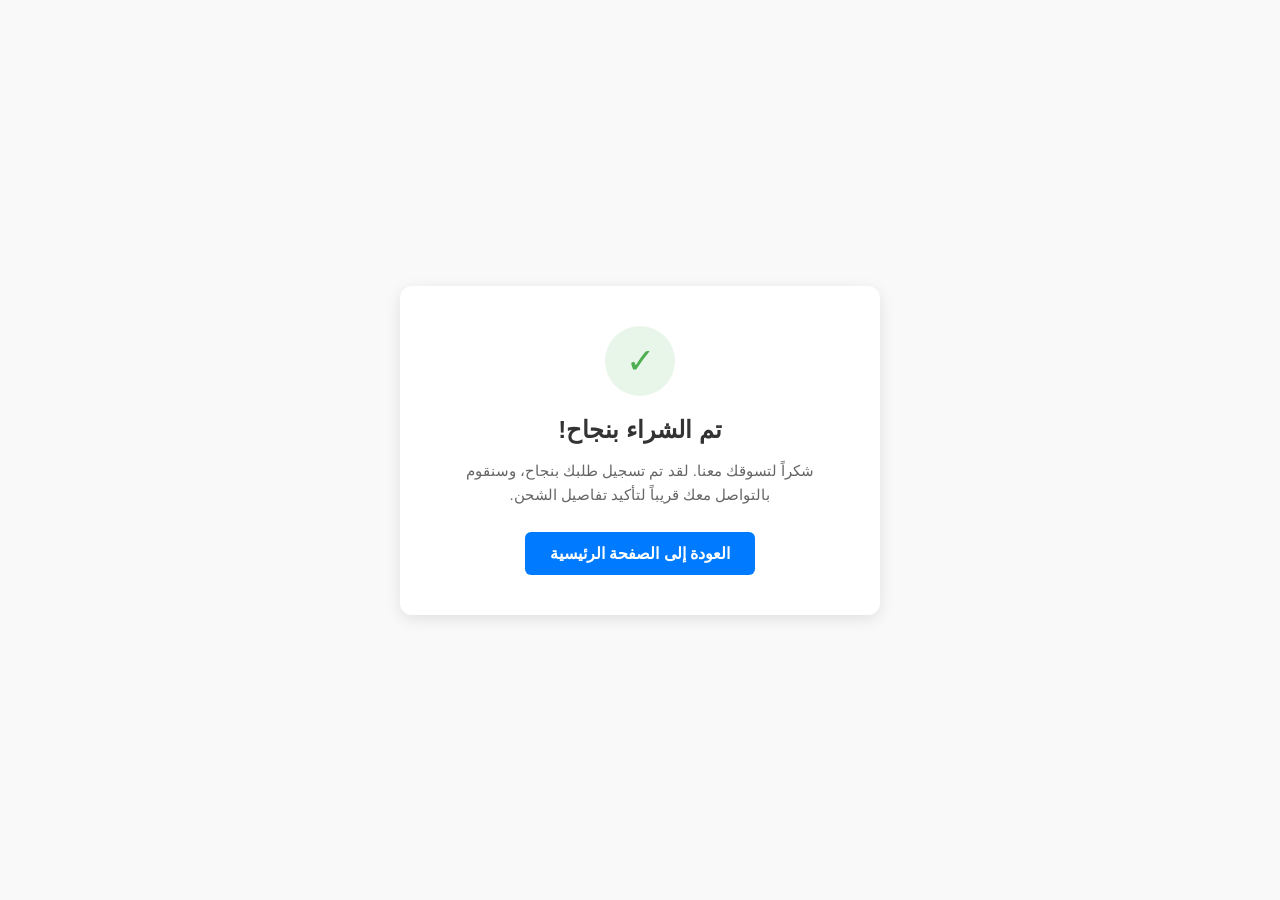
<file: tam.html>
<!DOCTYPE html>
<html lang="ar" dir="rtl">
<head>
    <meta charset="UTF-8">
    <meta name="viewport" content="width=device-width, initial-scale=1.0">
    <title>تم استلام طلبك بنجاح</title>
    <style>
        body {
            font-family: 'Segoe UI', Tahoma, Geneva, Verdana, sans-serif;
            background-color: #f9f9f9;
            margin: 0;
            padding: 0;
            display: flex;
            justify-content: center;
            align-items: center;
            height: 100vh;
        }
        .thank-you-card {
            background: #ffffff;
            padding: 40px;
            border-radius: 12px;
            box-shadow: 0 4px 15px rgba(0, 0, 0, 0.1);
            text-align: center;
            max-width: 400px;
            width: 100%;
        }
        .success-icon {
            width: 70px;
            height: 70px;
            background-color: #e8f5e9;
            color: #4caf50;
            border-radius: 50%;
            display: flex;
            justify-content: center;
            align-items: center;
            font-size: 35px;
            margin: 0 auto 20px auto;
        }
        h1 {
            color: #333333;
            font-size: 24px;
            margin-bottom: 10px;
        }
        p {
            color: #666666;
            font-size: 15px;
            line-height: 1.6;
            margin-bottom: 25px;
        }
        .btn-home {
            display: inline-block;
            background-color: #007bff;
            color: #ffffff;
            padding: 12px 25px;
            border-radius: 6px;
            text-decoration: none;
            font-weight: bold;
            transition: background-color 0.3s ease;
        }
        .btn-home:hover {
            background-color: #0056b3;
        }
    </style>
</head>
<body>

    <div class="thank-you-card">
        <div class="success-icon">✓</div>
        <h1>تم الشراء بنجاح!</h1>
        <p>شكراً لتسوقك معنا. لقد تم تسجيل طلبك بنجاح، وسنقوم بالتواصل معك قريباً لتأكيد تفاصيل الشحن.</p>
        <a href="index.html" class="btn-home">العودة إلى الصفحة الرئيسية</a>
    </div>

</body>
</html>
</file>
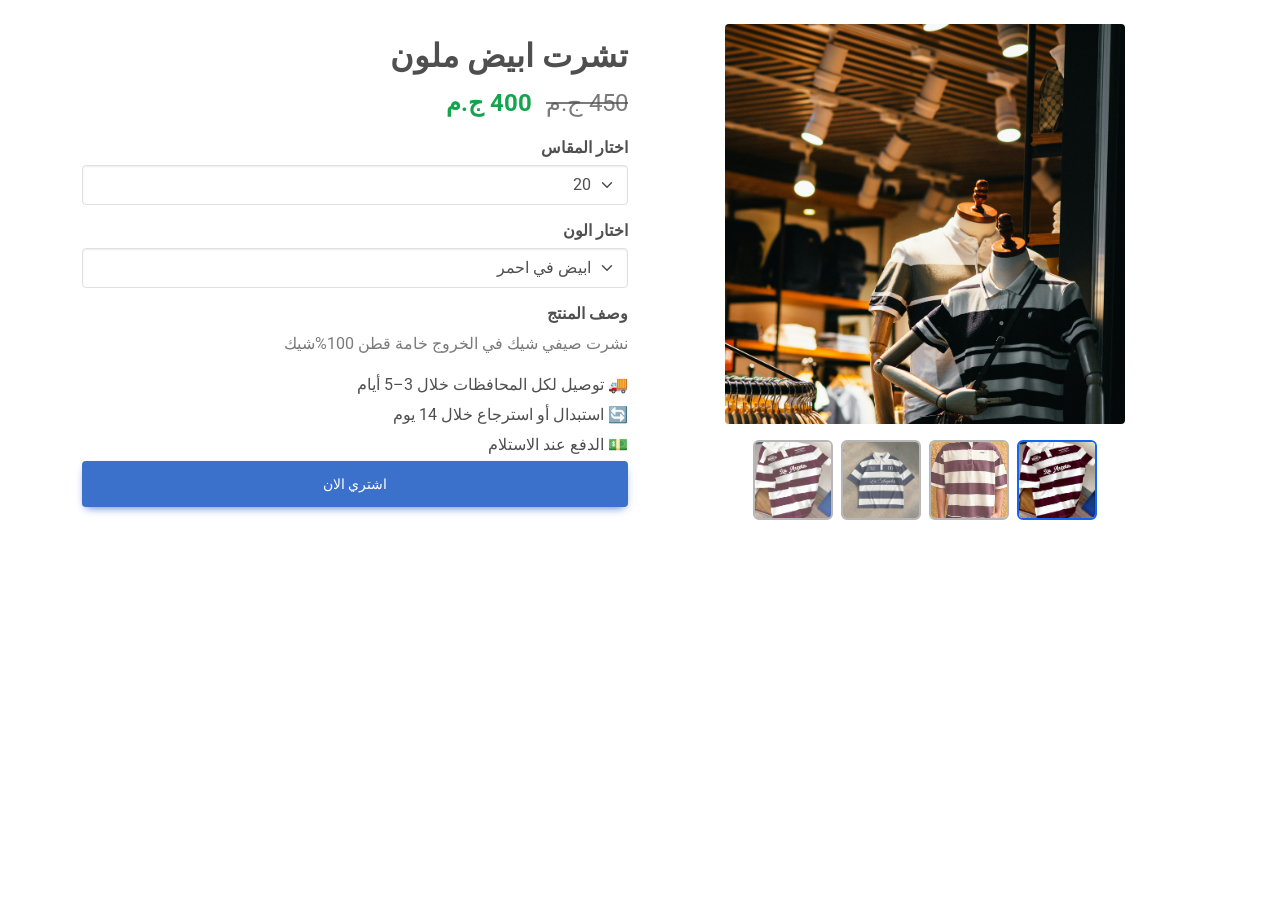
<file: tow.html>
<!DOCTYPE html>
<html lang="en">
  <head>
    <meta charset="UTF-8" />
    <meta name="viewport" content="width=device-width, initial-scale=1, shrink-to-fit=no" />
    <meta http-equiv="x-ua-compatible" content="ie=edge" />
    <title>احدث انوع التشرتات</title>

    <link rel="stylesheet" href=".//css/style.css">
    <!-- MDB icon -->
    <link rel="icon" href="img/mdb-favicon.ico" type="image/x-icon" />
    <!-- Font Awesome -->
    <link
      rel="stylesheet"
      href="https://cdnjs.cloudflare.com/ajax/libs/font-awesome/6.0.0/css/all.min.css"
    />
    <!-- Google Fonts Roboto -->

    <link
      rel="stylesheet"
      href="https://fonts.googleapis.com/css2?family=Roboto:wght@300;400;500;700;900&display=swap"
    />
    <!-- MDB -->
    <link rel="stylesheet" href="css/mdb.min.css" />
  </head>
  <body>
    



<div class="container mt-4" dir="rtl">
  <div class="d-flex flex-column flex-md-row align-items-center gap-4">

    <!-- الصور -->
    <div class="w-100 text-center">
      <img id="mainImg" src="/img/wu-yi-Akl-OooRbcQ-unsplash.jpg" alt="بنطلون جينز" class="img-fluid rounded mb-3">

      <div class="d-flex justify-content-center gap-2">
        <img src="img/WhatsApp Image 2026-09-25 at 1.01.00 PM.jpeg"        class="thumb active" alt="صورة 1">
        <img src="/img/WhatsApp Image 2026-09-25 at 1.01.01 PM (2).jpeg"  class="thumb" alt="صورة 2">
        <img src="img/WhatsApp Image 2026-09-25 at 1.01.01 PM (1).jpeg"        class="thumb" alt="صورة 3">
        <img src="/img/WhatsApp Image 2026-09-25 at 1.01.00 PM.jpeg" class="thumb" alt="صورة 4">
      </div>
    </div>










<div class="w-100 text-end">

  <!-- ⬇️ الاسم والسعر هنا -->
  <h2 class="fw-bold">تشرت ابيض ملون</h2>
  <div class="fs-4 mb-3">
    <span class="text-muted text-decoration-line-through ms-2">450 ج.م</span>
    <span class="fw-bold text-success">400 ج.م</span>
  </div>


    <!-- التفاصيل -->
    <div class="w-100 text-end">
      <h6 class="fw-bold">اختار المقاس</h6>
      <select class="form-select mb-3">
        <option>20</option><option>25</option><option>34</option>
        <option>36</option><option>38</option><option>40</option>
      </select>

      <h6 class="fw-bold">اختار الون</h6>
      <select class="form-select mb-3">
        <option>ابيض في احمر</option><option>ابيض</option>
        <option>ازرق </option><option>اسمر</option>
      </select>

      <h6 class="fw-bold">وصف المنتج</h6>
      <p class="text-muted">نشرت صيفي شيك في الخروج خامة قطن 100%شيك</p>

      <p class="mb-1">🚚 توصيل لكل المحافظات خلال 3–5 أيام</p>
      <p class="mb-1">🔄 استبدال أو استرجاع خلال 14 يوم</p>
      <p class="mb-1">💵 الدفع عند الاستلام</p>

      <a href="./form.html" class="btn btn-primary btn-lg mt - 3 w-100">اشتري الان</a>
    </div>

  </div>
</div>

<style>
  #mainImg {
    width: 100%;
    max-width: 400px;
    aspect-ratio: 1 / 1;
    object-fit: cover;
  }

  .thumb {
    width: 80px;
    aspect-ratio: 1 / 1;
    flex-shrink: 0;
    object-fit: cover;
    border-radius: 6px;
    border: 2px solid #999;
    cursor: pointer;
    opacity: 0.7;
  }
  .thumb.active,
  .thumb:hover {
    border-color: #1266f1;
    opacity: 1;
  }
</style>
<script>
  const mainImg = document.getElementById("mainImg");
  document.querySelectorAll(".thumb").forEach(t => {
    t.addEventListener("click", () => {
      mainImg.src = t.src;
      document.querySelectorAll(".thumb").forEach(x => x.classList.remove("active"));
      t.classList.add("active");
    });
  });
</script>








</body>
</html>
</file>
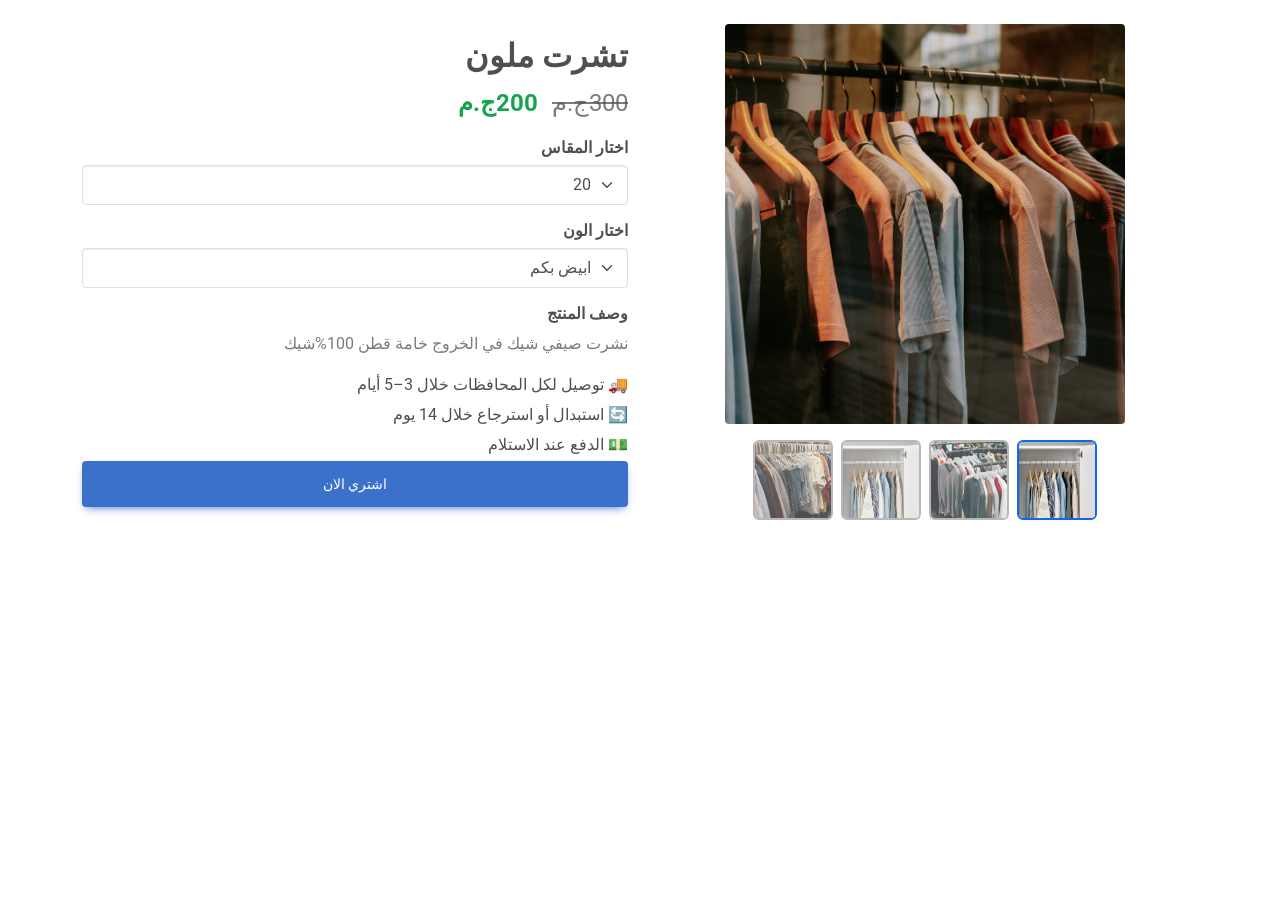
<file: viv.html>
<!DOCTYPE html>
<html lang="en">
  <head>
    <meta charset="UTF-8" />
    <meta name="viewport" content="width=device-width, initial-scale=1, shrink-to-fit=no" />
    <meta http-equiv="x-ua-compatible" content="ie=edge" />
    <title>احدث انوع التشرتات</title>

    <link rel="stylesheet" href=".//css/style.css">
    <!-- MDB icon -->
    <link rel="icon" href="img/mdb-favicon.ico" type="image/x-icon" />
    <!-- Font Awesome -->
    <link
      rel="stylesheet"
      href="https://cdnjs.cloudflare.com/ajax/libs/font-awesome/6.0.0/css/all.min.css"
    />
    <!-- Google Fonts Roboto -->

    <link
      rel="stylesheet"
      href="https://fonts.googleapis.com/css2?family=Roboto:wght@300;400;500;700;900&display=swap"
    />
    <!-- MDB -->
    <link rel="stylesheet" href="css/mdb.min.css" />
  </head>
  <body>
   





















<div class="container mt-4" dir="rtl">
  <div class="d-flex flex-column flex-md-row align-items-center gap-4">

    <!-- الصور -->
    <div class="w-100 text-center">
      <img id="mainImg" src="/img/6.jpg" alt="" class="img-fluid rounded mb-3">

      <div class="d-flex justify-content-center gap-2">
        <img src="./img/34.jpeg"        class="thumb active" alt="صورة 1">
        <img src="/img/35.jpeg"  class="thumb" alt="صورة 2">
        <img src="/img/36.jpeg"        class="thumb" alt="صورة 3">
        <img src="./img/37.jpeg" class="thumb" alt="صورة 4">
      </div>
    </div>










<div class="w-100 text-end">

  <!-- ⬇️ الاسم والسعر هنا -->
  <h2 class="fw-bold">تشرت ملون</h2>
  <div class="fs-4 mb-3">
    <span class="text-muted text-decoration-line-through ms-2">300ج.م</span>
    <span class="fw-bold text-success">200ج.م</span>
  </div>


    <!-- التفاصيل -->     
    <div class="w-100 text-end">
      <h6 class="fw-bold">اختار المقاس</h6>
      <select class="form-select mb-3">
        <option>20</option><option>25</option><option>34</option>
        <option>36</option><option>38</option><option>40</option>
      </select>

      <h6 class="fw-bold">اختار الون</h6>
      <select class="form-select mb-3">
        <option>ابيض بكم</option><option>ابيض بنص</option>
        <option>اسمر مخطط</option><option>اسمر</option>
      </select>

      <h6 class="fw-bold">وصف المنتج</h6>
      <p class="text-muted">نشرت صيفي شيك في الخروج خامة قطن 100%شيك</p>

      <p class="mb-1">🚚 توصيل لكل المحافظات خلال 3–5 أيام</p>
      <p class="mb-1">🔄 استبدال أو استرجاع خلال 14 يوم</p>
      <p class="mb-1">💵 الدفع عند الاستلام</p>

      <a href="./form.html" class="btn btn-primary btn-lg mt - 3 w-100">اشتري الان</a>
    </div>

  </div>
</div>

<style>
  #mainImg {
    width: 100%;
    max-width: 400px;
    aspect-ratio: 1 / 1;
    object-fit: cover;
  }

  .thumb {
    width: 80px;
    aspect-ratio: 1 / 1;
    flex-shrink: 0;
    object-fit: cover;
    border-radius: 6px;
    border: 2px solid #999;
    cursor: pointer;
    opacity: 0.7;
  }
  .thumb.active,
  .thumb:hover {
    border-color: #1266f1;
    opacity: 1;
  }
</style>
<script>
  const mainImg = document.getElementById("mainImg");
  document.querySelectorAll(".thumb").forEach(t => {
    t.addEventListener("click", () => {
      mainImg.src = t.src;
      document.querySelectorAll(".thumb").forEach(x => x.classList.remove("active"));
      t.classList.add("active");
    });
  });
</script>









</body>
</html>
</file>
<file: css/style.css>
*{
    margin: 0;
    padding: 0;
    box-sizing: border-box;
}
.carousel-item img {
height: 600px;

}
/* .rrrrr >ttttt{
width: 50%;
height: 800px;
}
.rrrrr{
    display: flex;
    gap: 25%;
}  */
/* .rrrrr{
    display: flex;
    gap: 30%;


}
.ttttt >img{
width: 30%;
height: 600px;
}
.vvvvv{
    margin: 20px;
    padding:  20px;
} */


.qqqqq {
    display: flex;
    justify-content: center;
    align-items: center;
}



.nav-tabs .nav-link {
  position: relative;
  color: #8e8e8e;
}

.nav-tabs .nav-link.active {
  color: #000 !important;
}

/* خط أسود رفيع فوق التبويب النشط مشابه لإنستجرام */
.nav-tabs .nav-link.active::before {
  content: '';
  position: absolute;
  top: -1px;
  left: 0;
  right: 0;
  height: 1px;
  background-color: #000;
}
 .gggg{
    width: 100%;
   
} 
.sssss {
    color: aqua;
display: flex;
justify-content: center;
align-items: center;
}

.bg-image >img{
    object-fit: cover;
}
</file>
